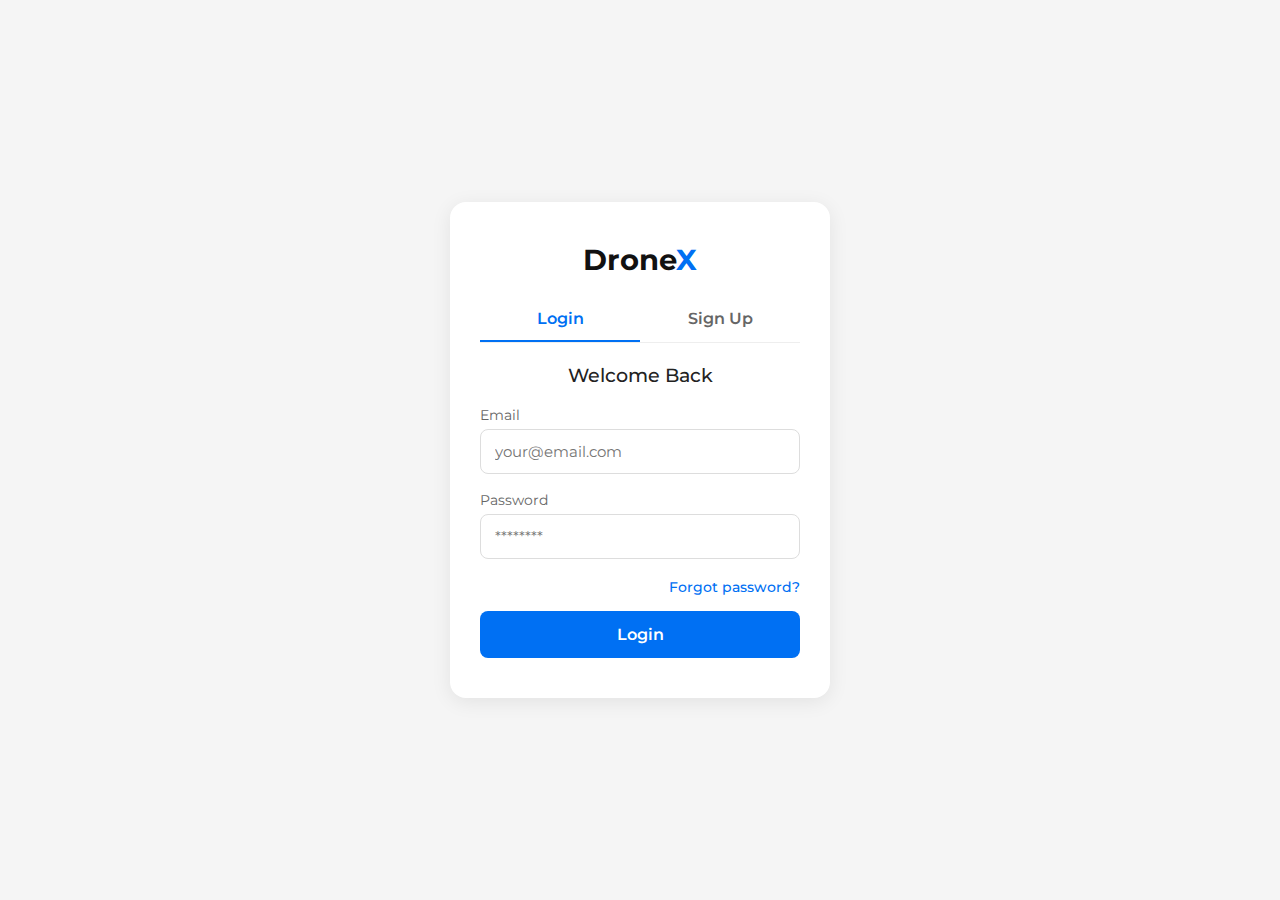
<file: Login.html>
<!DOCTYPE html>
<html lang="en">

    <head>
        <meta charset="UTF-8" />
        <meta name="viewport" content="width=device-width, initial-scale=1.0"/>
            <title>DroneX | Account</title>
                <link rel="stylesheet" href="CSS/Login.css" />
                <link rel="icon" type="image/png" href="assets/favicon.png">
        </head>
    <body>

  <!-- Main container -->
  <div class="container">
    <div class="form-box">

      <!-- Logo / Title -->
      <h1 class="logo">Drone<span>X</span></h1>

      <!-- Tabs (Login and Sign Up buttons) -->
      <div class="tab-buttons">
        <button class="tab-btn active" data-tab="login">Login</button>
        <button class="tab-btn" data-tab="signup">Sign Up</button>
      </div>

      <!-- LOGIN FORM -->
      <form id="login" class="tab-content active" action="#" method="POST">
        <h2>Welcome Back</h2>
        
        <!-- Email input -->
        <div class="input-group">
          <label for="login-email">Email</label>
          <input type="email" id="login-email" name="email" placeholder="your@email.com" required>
        </div>

        <!-- Password input -->
        <div class="input-group">
          <label for="login-password">Password</label>
          <input type="password" id="login-password" name="password" placeholder="********" required>
        </div>

        <!-- Forgot password link -->
        <div class="forgot-password">
          <a href="#">Forgot password?</a>
        </div>

        <!-- Login button -->
        <button type="submit" class="btn">Login</button>
      </form>

      <!-- SIGN UP FORM -->
      <form id="signup" class="tab-content" action="#" method="POST">
        <h2>Create Your Account</h2>

        <!-- Email input -->
        <div class="input-group">
          <label for="signup-email">Email</label>
          <input type="email" id="signup-email" name="email" placeholder="your@email.com" required>
        </div>

        <!-- Password input -->
        <div class="input-group">
          <label for="signup-password">Password</label>
          <input type="password" id="signup-password" name="password" placeholder="********" required>
        </div>

        <!-- Confirm password input -->
        <div class="input-group">
          <label for="signup-confirm">Confirm Password</label>
          <input type="password" id="signup-confirm" name="confirm-password" placeholder="********" required>
        </div>

        <!-- Sign Up button -->
        <button type="submit" class="btn">Sign Up</button>
      </form>
    </div>
  </div>
















  <!-- Small JavaScript for switching tabs -->
  <script>
    const tabs = document.querySelectorAll(".tab-btn");
    const contents = document.querySelectorAll(".tab-content");

    tabs.forEach(tab => {
      tab.addEventListener("click", () => {
        // remove "active" class from all
        tabs.forEach(t => t.classList.remove("active"));
        contents.forEach(c => c.classList.remove("active"));

        // add "active" to the one clicked
        tab.classList.add("active");
        document.getElementById(tab.dataset.tab).classList.add("active");
      });
    });
  </script>
</body>
</html>
</file>
<file: CSS/Login.css>
/* Import Google Font */
@import url("https://fonts.googleapis.com/css2?family=Montserrat:wght@400;500;600&display=swap");

/* Color variables */
:root {
  --primary: #111;        /* main text color */
  --secondary: #f5f5f5;   /* page background */
  --accent: #0070f3;      /* blue accent color */
  --text-dark: #222;
  --text-light: #666;
}

/* Reset and base font */
* {
  margin: 0;
  padding: 0;
  box-sizing: border-box;
  font-family: "Montserrat", sans-serif;
}

body {
  background: var(--secondary);
  display: flex;
  align-items: center;
  justify-content: center;
  height: 100vh;
}

/* Main container */
.container {
  width: 100%;
  max-width: 420px;
  padding: 20px;
}

/* White card box */
.form-box {
  background: #fff;
  border-radius: 16px;
  padding: 40px 30px;
  box-shadow: 0 4px 20px rgba(0,0,0,0.08);
  text-align: center;
}

/* Logo text */
.logo {
  font-size: 1.8rem;
  font-weight: 700;
  margin-bottom: 20px;
  color: var(--primary);
}
.logo span {
  color: var(--accent);
}

/* Tab buttons (Login / Sign Up) */
.tab-buttons {
  display: flex;
  justify-content: center;
  margin-bottom: 20px;
  border-bottom: 1px solid #eee;
}

.tab-btn {
  flex: 1;
  padding: 12px;
  background: none;
  border: none;
  font-size: 1rem;
  font-weight: 600;
  color: var(--text-light);
  cursor: pointer;
  transition: 0.3s;
  border-bottom: 2px solid transparent;
}

/* Active tab button */
.tab-btn.active {
  color: var(--accent);
  border-bottom: 2px solid var(--accent);
}

/* Form sections */
.tab-content {
  display: none;
  text-align: left;
}
.tab-content.active {
  display: block;
}

/* Form heading */
h2 {
  font-size: 1.2rem;
  font-weight: 500;
  margin-bottom: 20px;
  text-align: center;
  color: var(--text-dark);
}

/* Input groups (label + input) */
.input-group {
  margin-bottom: 18px;
}

label {
  display: block;
  font-size: 0.85rem;
  margin-bottom: 6px;
  color: var(--text-light);
}

input {
  width: 100%;
  padding: 12px 14px;
  border: 1px solid #ddd;
  border-radius: 8px;
  outline: none;
  transition: 0.3s ease;
  font-size: 0.95rem;
}

/* Input focus effect */
input:focus {
  border-color: var(--accent);
  box-shadow: 0 0 0 3px rgba(0,112,243,0.15);
}

/* Forgot password link */
.forgot-password {
  text-align: right;
  margin-bottom: 15px;
}
.forgot-password a {
  font-size: 0.85rem;
  color: var(--accent);
  text-decoration: none;
  font-weight: 500;
}
.forgot-password a:hover {
  text-decoration: underline;
}

/* Main button (Login / Sign Up) */
.btn {
  width: 100%;
  padding: 14px;
  background: var(--accent);
  color: #fff;
  border: none;
  border-radius: 8px;
  font-size: 1rem;
  font-weight: 600;
  cursor: pointer;
  transition: 0.3s;
}
.btn:hover {
  background: #0059c1;
}

/* Responsive adjustments for small screens */
@media (max-width: 480px) {
  .form-box {
    padding: 30px 20px;
  }
  .logo {
    font-size: 1.5rem;
  }
  .tab-btn {
    font-size: 0.9rem;
  }
}
</file>
